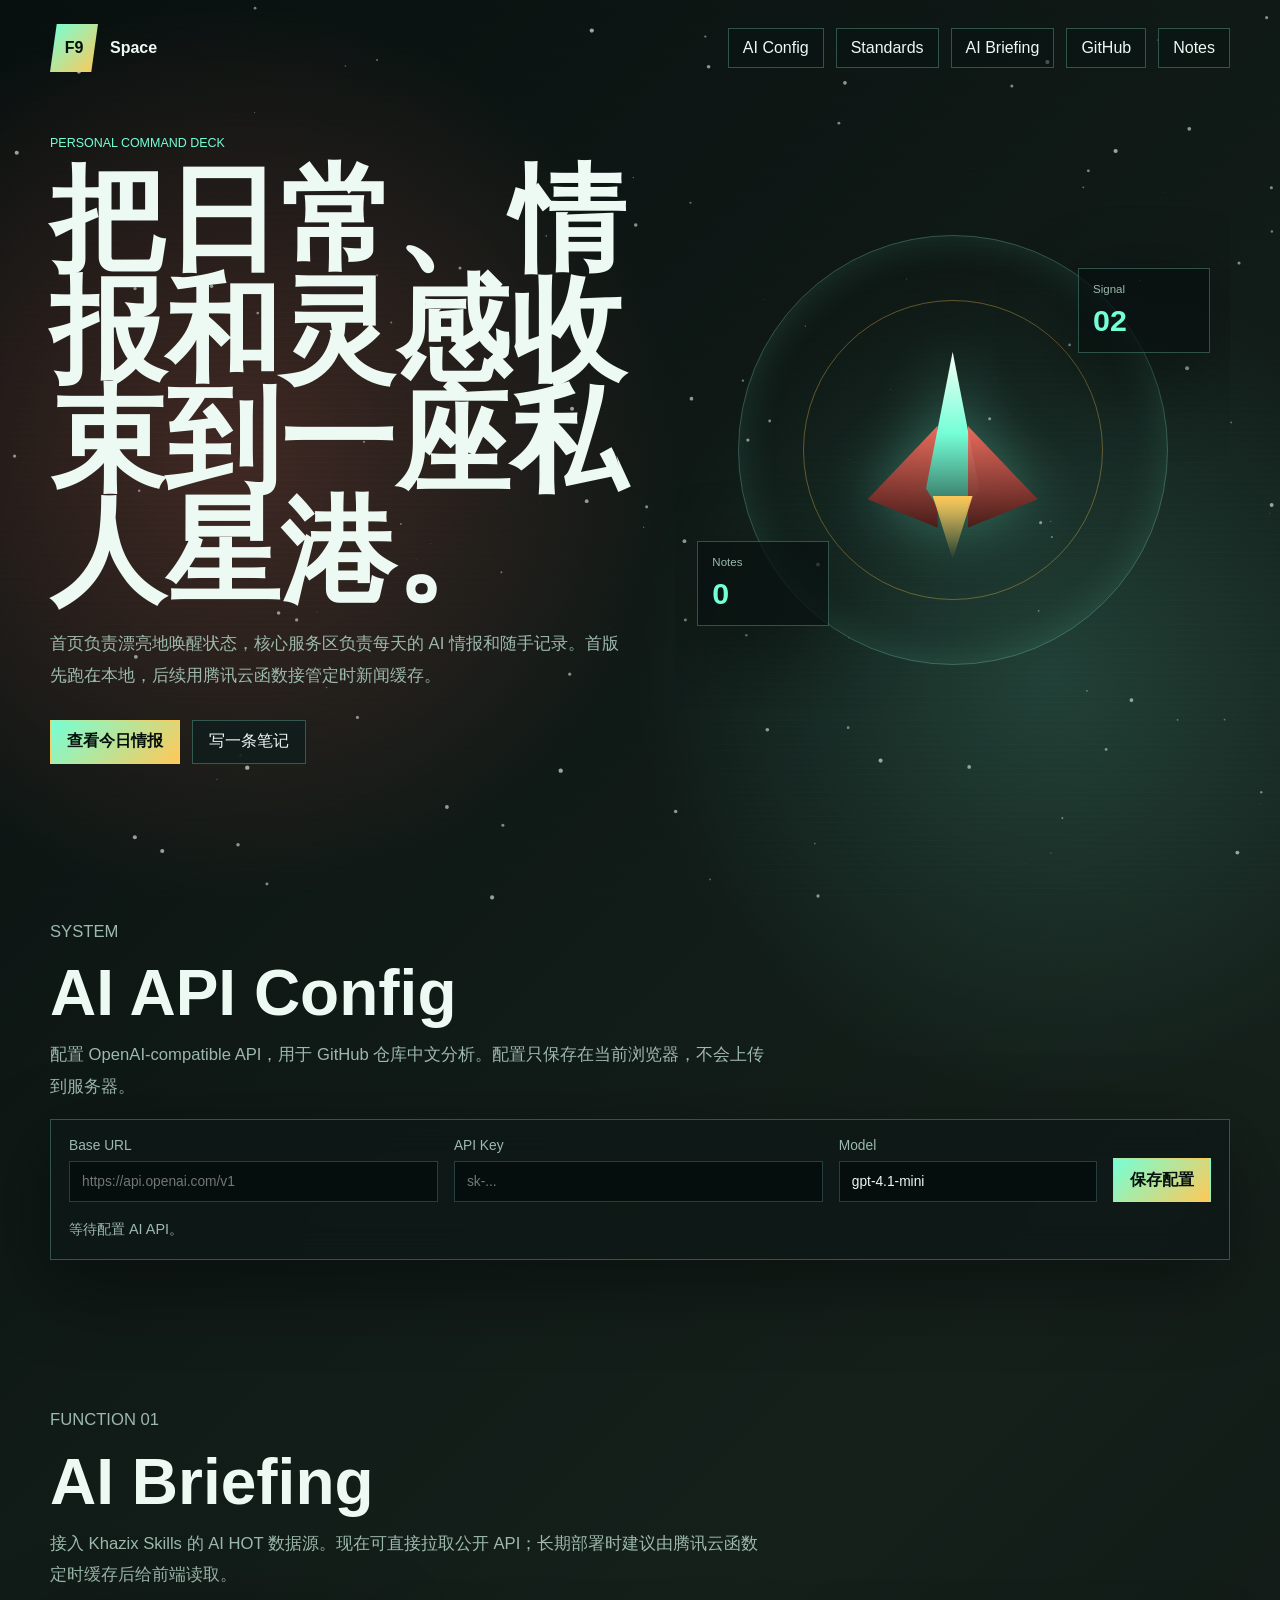
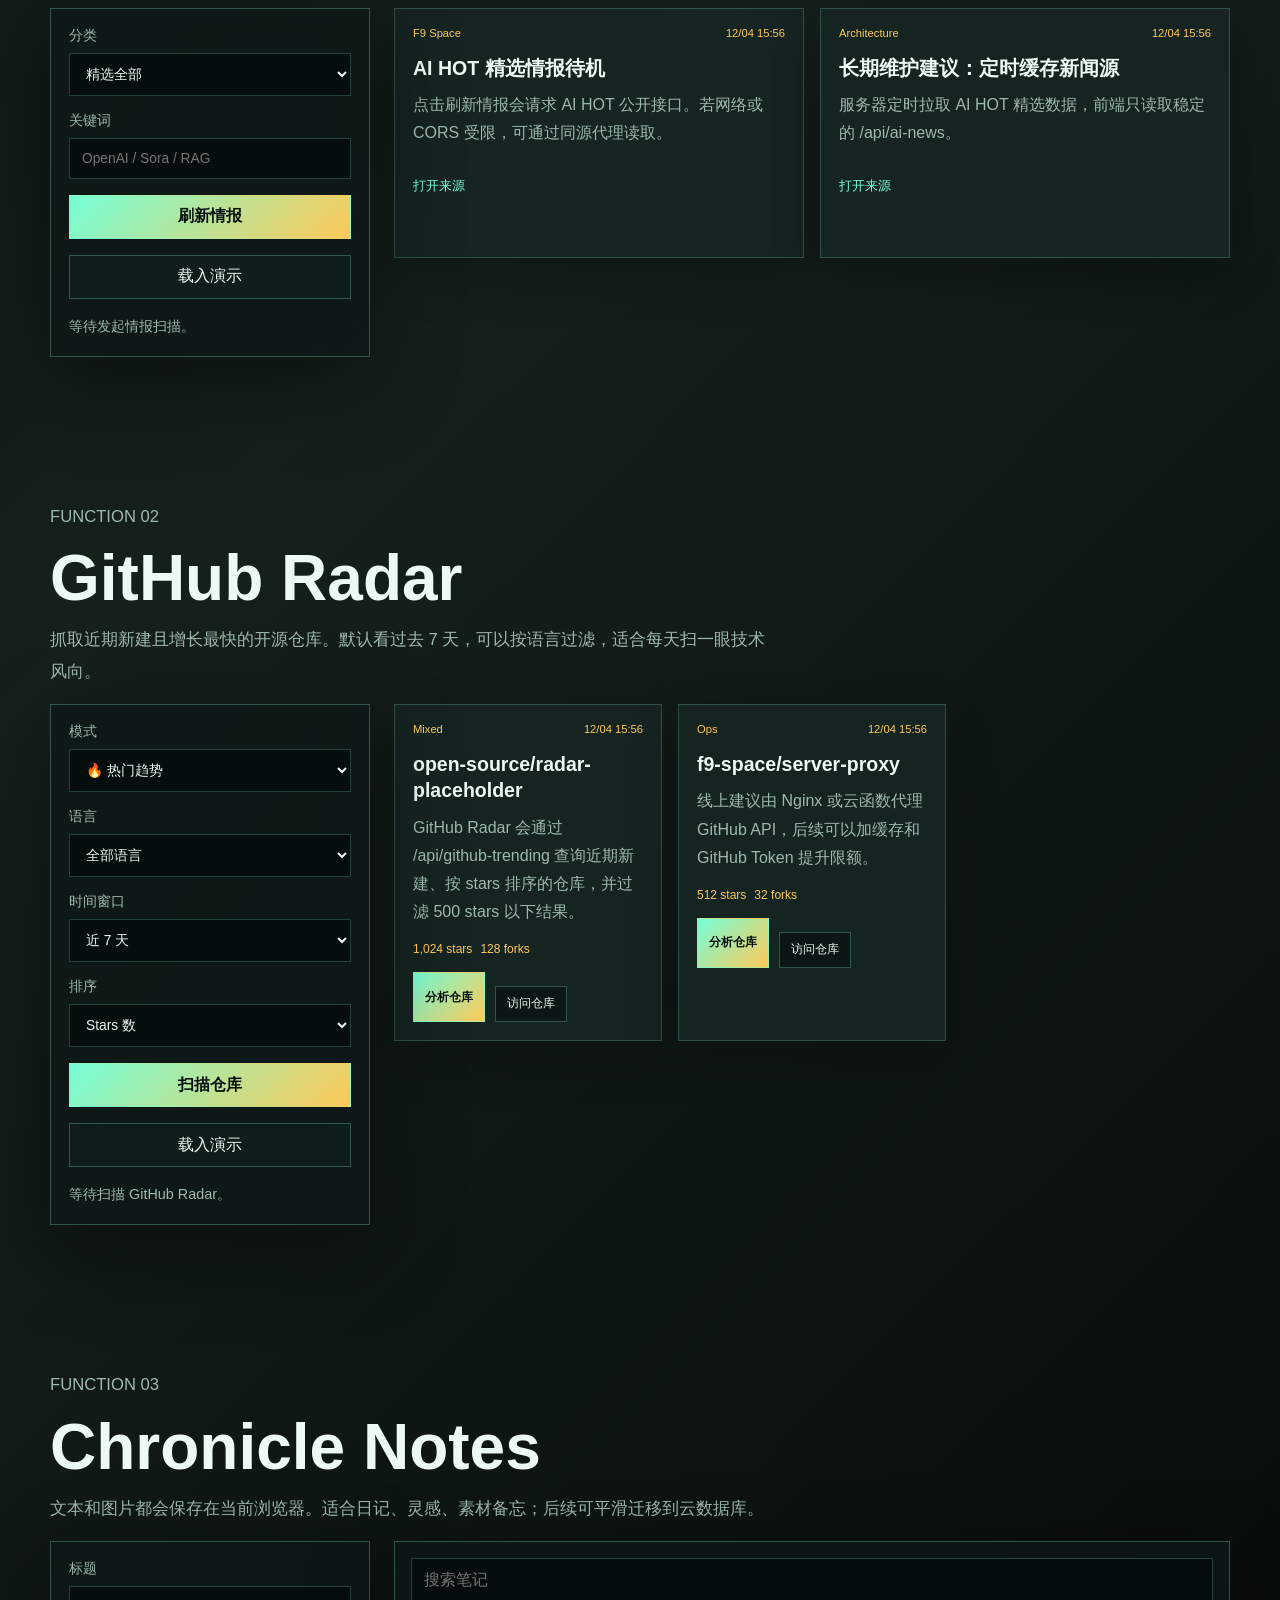
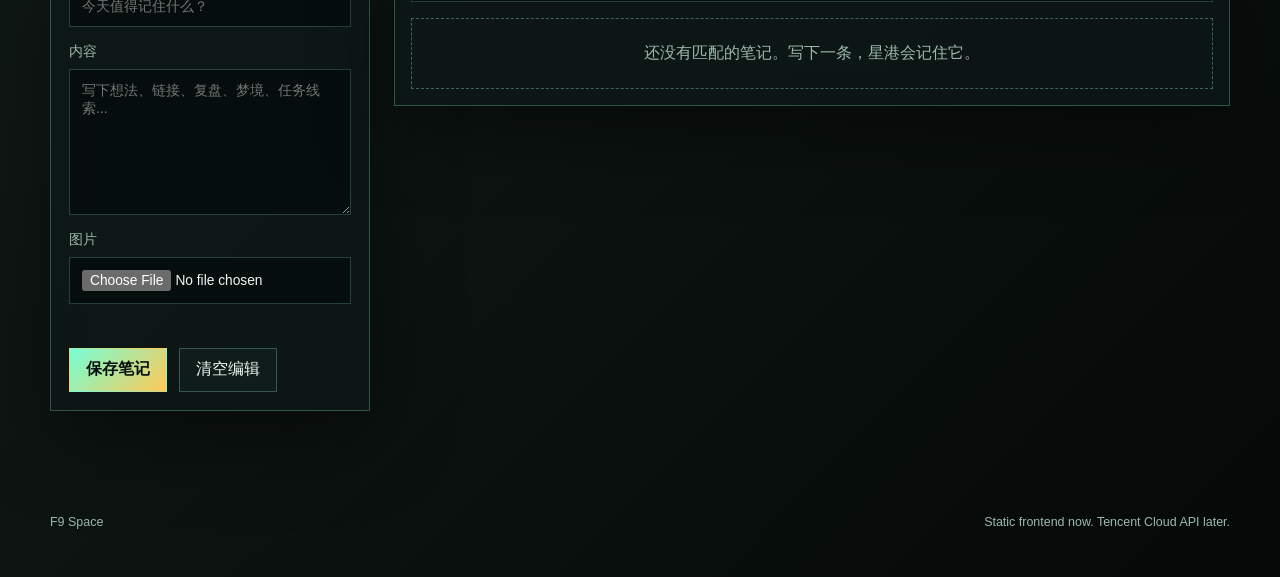
<file: index.html>
<!doctype html>
<html lang="zh-CN">
<head>
  <meta charset="utf-8">
  <meta name="viewport" content="width=device-width, initial-scale=1">
  <title>F9 Space | Personal Command Deck</title>
  <link rel="stylesheet" href="assets/styles.css?v=20260526-github-radar">
</head>
<body>
  <canvas id="starfield" aria-hidden="true"></canvas>
  <div class="scanline" aria-hidden="true"></div>

  <header class="shell hero">
    <nav class="topbar" aria-label="Primary">
      <a class="brand" href="#home" aria-label="F9 Space home">
        <span class="brand-mark">F9</span>
        <span>Space</span>
      </a>
      <div class="nav-links">
        <a href="#ai-config">AI Config</a>
        <a href="standards.html">Standards</a>
        <a href="#briefing">AI Briefing</a>
        <a href="#github">GitHub</a>
        <a href="#notes">Notes</a>
      </div>
    </nav>

    <section id="home" class="hero-grid">
      <div class="hero-copy">
        <p class="eyebrow">Personal command deck</p>
        <h1>把日常、情报和灵感收束到一座私人星港。</h1>
        <p class="hero-text">
          首页负责漂亮地唤醒状态，核心服务区负责每天的 AI 情报和随手记录。首版先跑在本地，后续用腾讯云函数接管定时新闻缓存。
        </p>
        <div class="hero-actions">
          <a class="primary-action" href="#briefing">查看今日情报</a>
          <a class="secondary-action" href="#notes">写一条笔记</a>
        </div>
      </div>

      <div class="ship-panel" aria-label="Animated ship status">
        <div class="orbit-ring ring-one"></div>
        <div class="orbit-ring ring-two"></div>
        <div class="core-ship">
          <span class="ship-wing left"></span>
          <span class="ship-body"></span>
          <span class="ship-wing right"></span>
          <span class="ship-flame"></span>
        </div>
        <div class="hud-card hud-one">
          <span>Signal</span>
          <strong id="signalCount">--</strong>
        </div>
        <div class="hud-card hud-two">
          <span>Notes</span>
          <strong id="noteCount">0</strong>
        </div>
      </div>
    </section>
  </header>

  <main>
    <section id="ai-config" class="shell command-section">
      <div class="section-heading">
        <p class="eyebrow">System</p>
        <h2>AI API Config</h2>
        <p>配置 OpenAI-compatible API，用于 GitHub 仓库中文分析。配置只保存在当前浏览器，不会上传到服务器。</p>
      </div>

      <form class="ai-config-panel" id="aiConfigForm">
        <label>
          <span>Base URL</span>
          <input id="aiBaseUrl" type="url" placeholder="https://api.openai.com/v1">
        </label>
        <label>
          <span>API Key</span>
          <input id="aiApiKey" type="password" placeholder="sk-...">
        </label>
        <label>
          <span>Model</span>
          <input id="aiModel" type="text" placeholder="gpt-4.1-mini">
        </label>
        <button type="submit">保存配置</button>
        <p id="aiConfigStatus" class="status-text">等待配置 AI API。</p>
      </form>
    </section>

    <section id="briefing" class="shell command-section">
      <div class="section-heading">
        <p class="eyebrow">Function 01</p>
        <h2>AI Briefing</h2>
        <p>接入 Khazix Skills 的 AI HOT 数据源。现在可直接拉取公开 API；长期部署时建议由腾讯云函数定时缓存后给前端读取。</p>
      </div>

      <div class="briefing-layout">
        <form class="control-panel" id="newsForm">
          <label>
            <span>分类</span>
            <select id="newsCategory">
              <option value="all">精选全部</option>
              <option value="ai-models">模型发布</option>
              <option value="ai-products">产品更新</option>
              <option value="industry">行业动态</option>
              <option value="paper">论文研究</option>
              <option value="tip">技巧观点</option>
            </select>
          </label>
          <label>
            <span>关键词</span>
            <input id="newsQuery" type="search" placeholder="OpenAI / Sora / RAG">
          </label>
          <button type="submit">刷新情报</button>
          <button type="button" id="useDemoNews">载入演示</button>
          <p id="newsStatus" class="status-text">等待发起情报扫描。</p>
        </form>

        <div class="news-grid" id="newsGrid" aria-live="polite"></div>
      </div>
    </section>

    <section id="github" class="shell command-section">
      <div class="section-heading">
        <p class="eyebrow">Function 02</p>
        <h2>GitHub Radar</h2>
        <p>抓取近期新建且增长最快的开源仓库。默认看过去 7 天，可以按语言过滤，适合每天扫一眼技术风向。</p>
      </div>

      <div class="briefing-layout">
        <form class="control-panel" id="githubForm">
          <label>
            <span>模式</span>
            <select id="githubMode">
              <option value="trending">🔥 热门趋势</option>
              <option value="quality">⭐ 优质项目（≥50 stars）</option>
              <option value="new">🆕 最新发布</option>
              <option value="fastest">🚀 增速最快</option>
            </select>
          </label>
          <label>
            <span>语言</span>
            <select id="githubLanguage">
              <option value="all">全部语言</option>
              <option value="JavaScript">JavaScript</option>
              <option value="TypeScript">TypeScript</option>
              <option value="Python">Python</option>
              <option value="Go">Go</option>
              <option value="Rust">Rust</option>
              <option value="C++">C++</option>
              <option value="Java">Java</option>
              <option value="Swift">Swift</option>
              <option value="Kotlin">Kotlin</option>
            </select>
          </label>
          <label>
            <span>时间窗口</span>
            <select id="githubDays">
              <option value="7">近 7 天</option>
              <option value="3">近 3 天</option>
              <option value="14">近 14 天</option>
              <option value="30">近 30 天</option>
            </select>
          </label>
          <label>
            <span>排序</span>
            <select id="githubSort">
              <option value="stars">Stars 数</option>
              <option value="forks">Forks 数</option>
              <option value="updated">最近更新</option>
            </select>
          </label>
          <button type="submit">扫描仓库</button>
          <button type="button" id="useDemoRepos">载入演示</button>
          <p id="githubStatus" class="status-text">等待扫描 GitHub Radar。</p>
        </form>

        <div class="repo-grid" id="repoGrid" aria-live="polite"></div>
      </div>
    </section>

    <section id="notes" class="shell command-section notes-section">
      <div class="section-heading">
        <p class="eyebrow">Function 03</p>
        <h2>Chronicle Notes</h2>
        <p>文本和图片都会保存在当前浏览器。适合日记、灵感、素材备忘；后续可平滑迁移到云数据库。</p>
      </div>

      <div class="notes-layout">
        <form class="note-editor" id="noteForm">
          <input type="hidden" id="noteId">
          <label>
            <span>标题</span>
            <input id="noteTitle" type="text" placeholder="今天值得记住什么？" maxlength="80">
          </label>
          <label>
            <span>内容</span>
            <textarea id="noteBody" rows="8" placeholder="写下想法、链接、复盘、梦境、任务线索..."></textarea>
          </label>
          <label>
            <span>图片</span>
            <input id="noteImage" type="file" accept="image/*">
          </label>
          <div class="preview-wrap" id="imagePreviewWrap" hidden>
            <img id="imagePreview" alt="Note image preview">
            <button type="button" id="clearImage">移除图片</button>
          </div>
          <div class="editor-actions">
            <button type="submit">保存笔记</button>
            <button type="button" id="resetNote">清空编辑</button>
          </div>
        </form>

        <div class="note-list-panel">
          <div class="note-search">
            <input id="noteSearch" type="search" placeholder="搜索笔记">
          </div>
          <div id="noteList" class="note-list" aria-live="polite"></div>
        </div>
      </div>
    </section>
  </main>

  <footer class="shell footer">
    <span>F9 Space</span>
    <span>Static frontend now. Tencent Cloud API later.</span>
  </footer>

  <dialog class="analysis-dialog" id="analysisDialog">
    <div class="dialog-shell">
      <div class="dialog-head">
        <div>
          <p class="eyebrow">Repository analysis</p>
          <h3 id="analysisTitle">仓库分析</h3>
        </div>
        <button type="button" id="closeAnalysis">关闭</button>
      </div>
      <div class="analysis-body" id="analysisBody"></div>
      <div class="dialog-actions">
        <a id="analysisRepoLink" href="#" target="_blank" rel="noreferrer">访问仓库</a>
      </div>
    </div>
  </dialog>

  <script src="assets/app-core.js?v=20260526-ai-config"></script>
  <script src="assets/main.js?v=20260526-ai-config"></script>
</body>
</html>
</file>
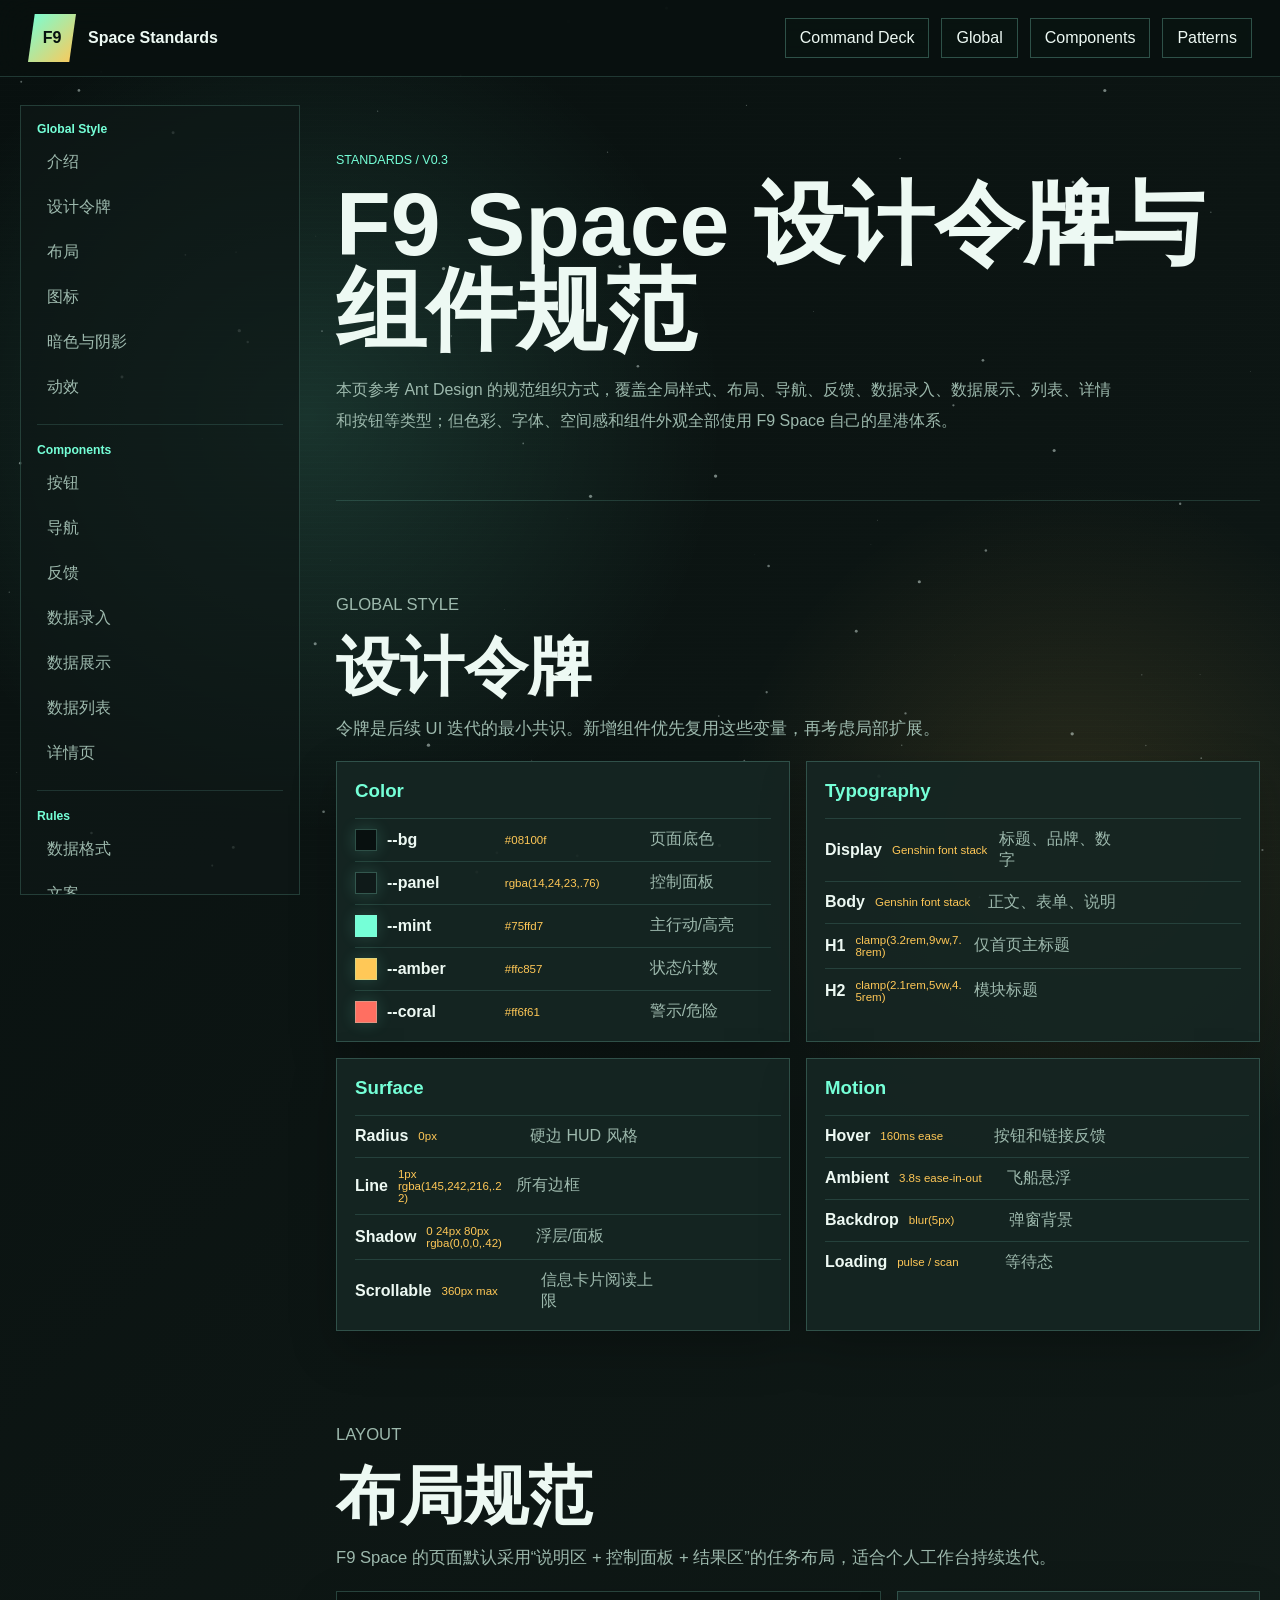
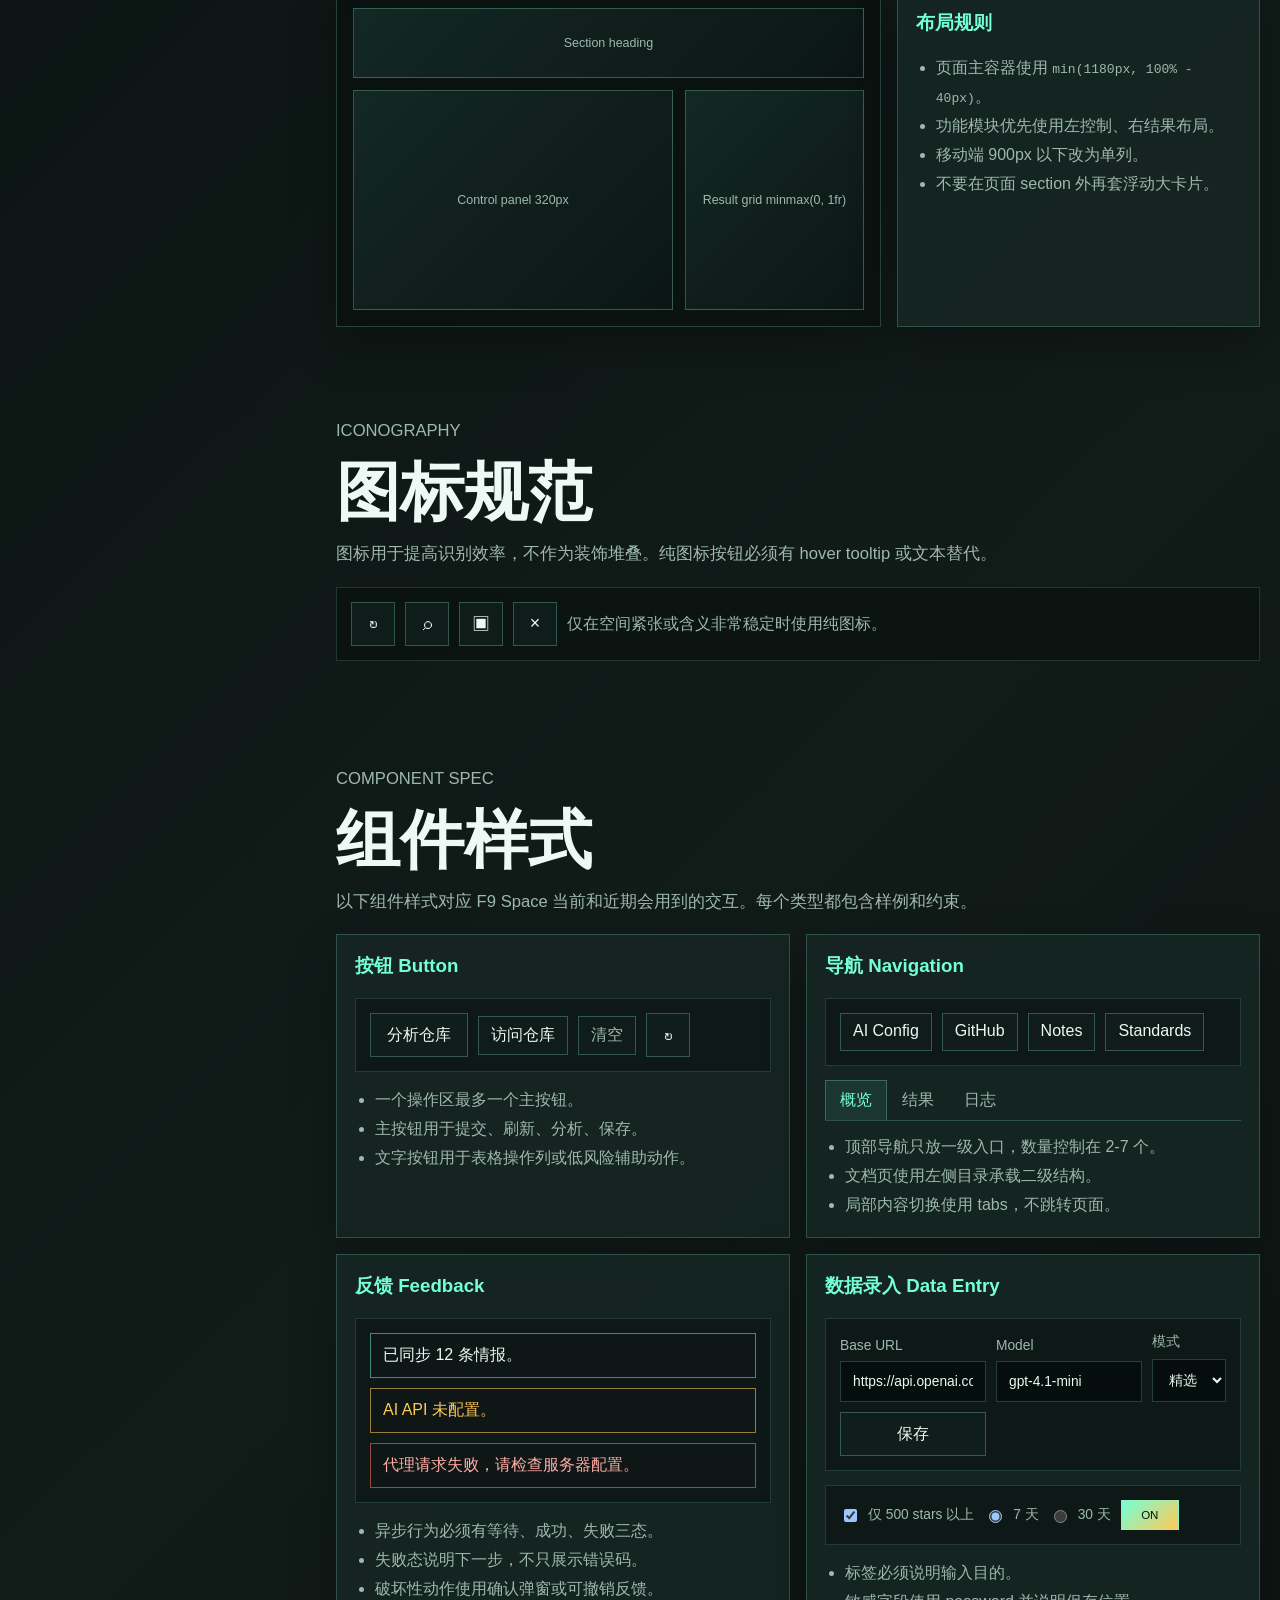
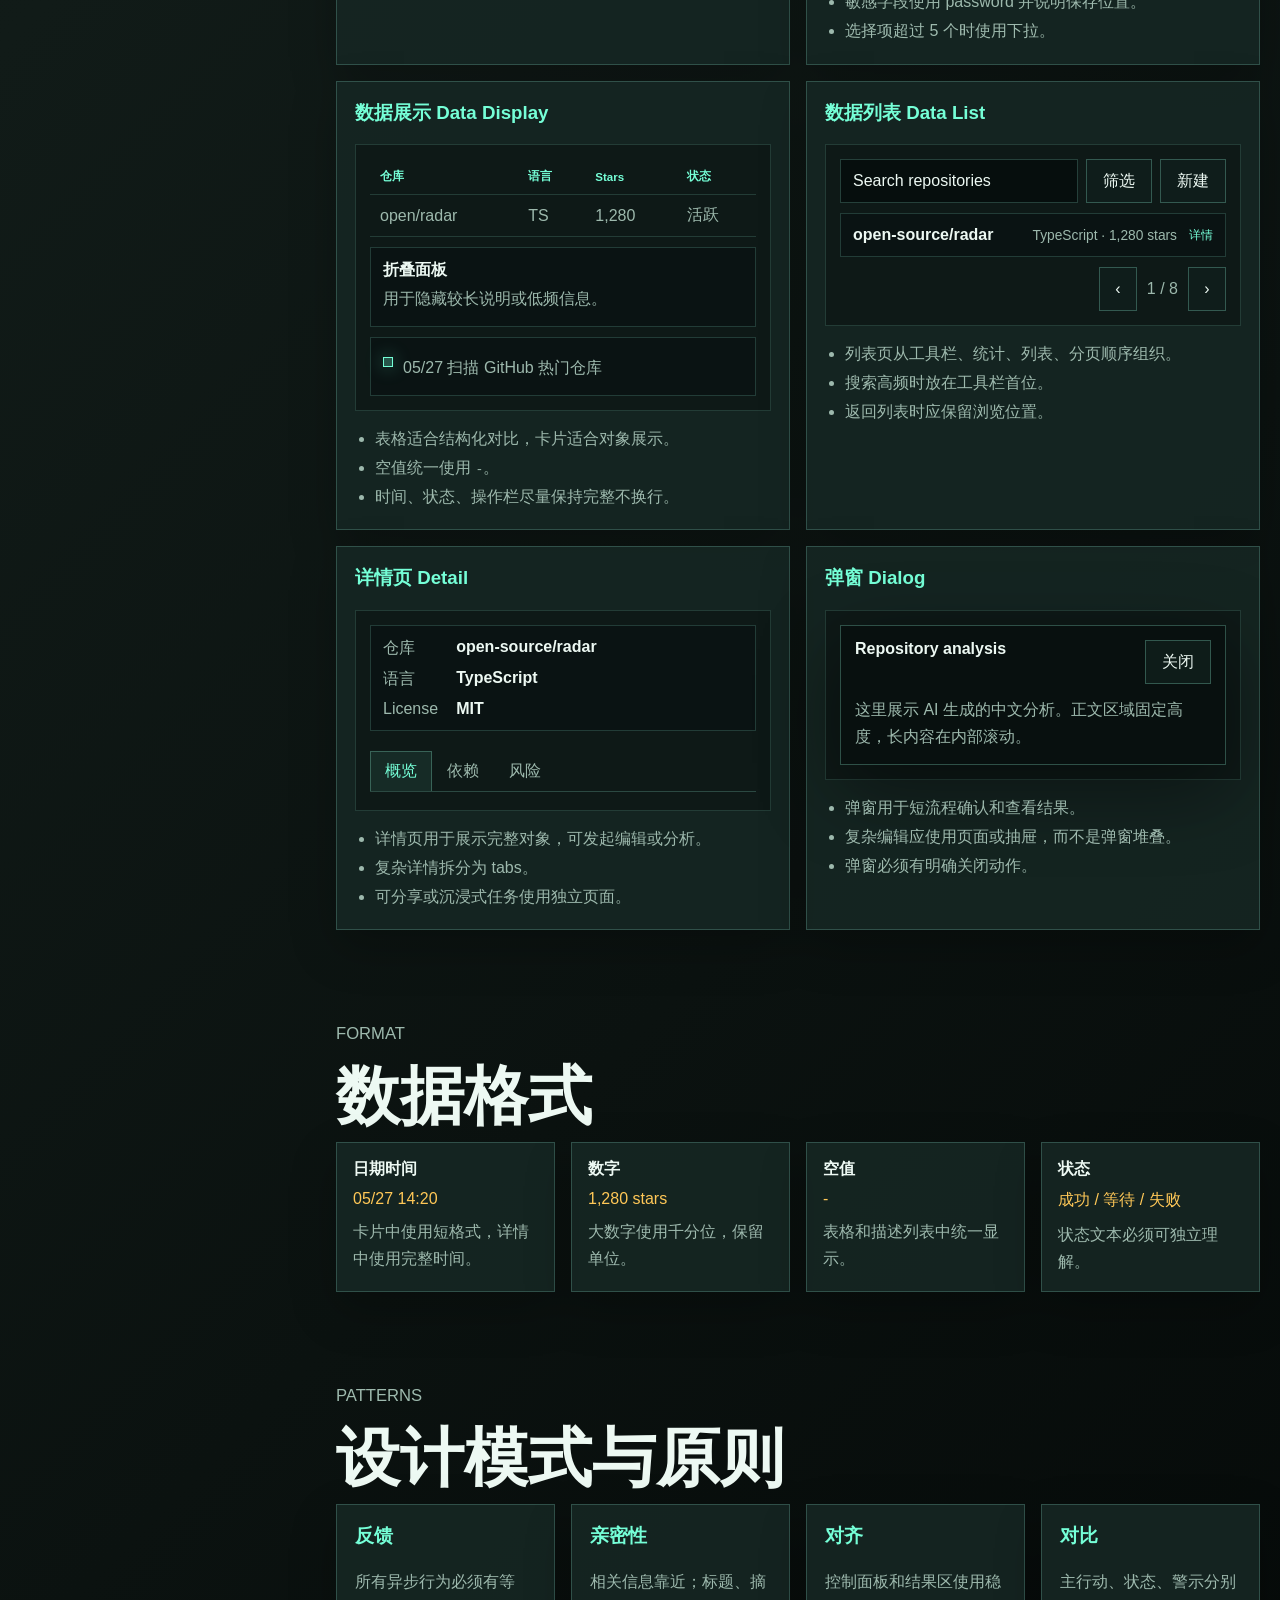
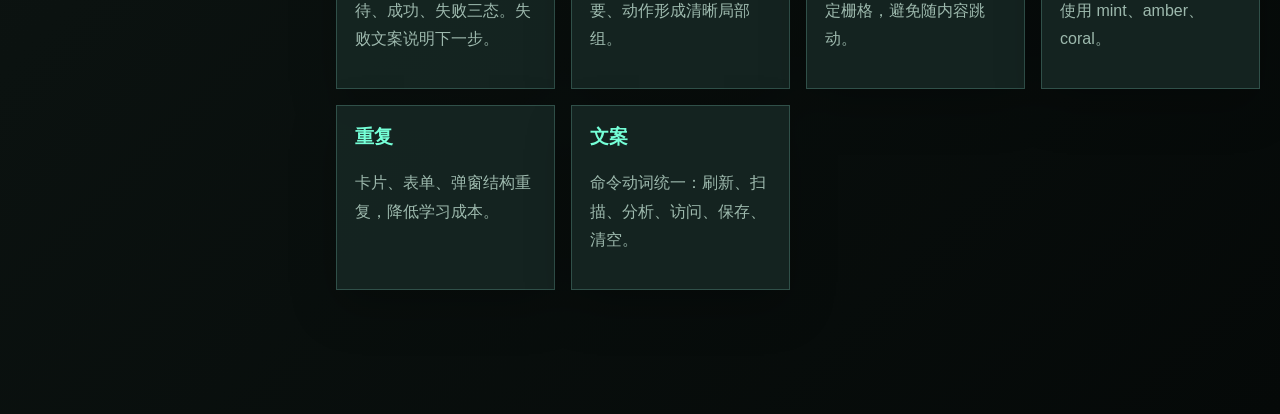
<file: standards.html>
<!doctype html>
<html lang="zh-CN">
<head>
  <meta charset="utf-8">
  <meta name="viewport" content="width=device-width, initial-scale=1">
  <title>F9 Space Standards</title>
  <link rel="stylesheet" href="assets/styles.css?v=20260527-standards-v3">
</head>
<body class="standards-page">
  <canvas id="starfield" aria-hidden="true"></canvas>
  <div class="scanline" aria-hidden="true"></div>

  <header class="standards-topbar">
    <a class="brand" href="index.html">
      <span class="brand-mark">F9</span>
      <span>Space Standards</span>
    </a>
    <nav class="nav-links" aria-label="Standards navigation">
      <a href="index.html">Command Deck</a>
      <a href="#global">Global</a>
      <a href="#components">Components</a>
      <a href="#patterns">Patterns</a>
    </nav>
  </header>

  <div class="standards-shell">
    <aside class="standards-sidebar">
      <div class="sidebar-group">
        <strong>Global Style</strong>
        <a href="#overview">介绍</a>
        <a href="#tokens">设计令牌</a>
        <a href="#layout">布局</a>
        <a href="#iconography">图标</a>
        <a href="#surface">暗色与阴影</a>
        <a href="#motion">动效</a>
      </div>
      <div class="sidebar-group">
        <strong>Components</strong>
        <a href="#buttons">按钮</a>
        <a href="#navigation">导航</a>
        <a href="#feedback">反馈</a>
        <a href="#entry">数据录入</a>
        <a href="#display">数据展示</a>
        <a href="#list">数据列表</a>
        <a href="#detail">详情页</a>
      </div>
      <div class="sidebar-group">
        <strong>Rules</strong>
        <a href="#format">数据格式</a>
        <a href="#writing">文案</a>
        <a href="#principles">设计原则</a>
      </div>
    </aside>

    <main class="standards-content">
      <section id="overview" class="standards-hero">
        <p class="eyebrow">Standards / v0.3</p>
        <h1>F9 Space 设计令牌与组件规范</h1>
        <p>本页参考 Ant Design 的规范组织方式，覆盖全局样式、布局、导航、反馈、数据录入、数据展示、列表、详情和按钮等类型；但色彩、字体、空间感和组件外观全部使用 F9 Space 自己的星港体系。</p>
      </section>

      <section id="global" class="standards-section">
        <span id="tokens" class="anchor-target" aria-hidden="true"></span>
        <div class="section-heading">
          <p class="eyebrow">Global Style</p>
          <h2>设计令牌</h2>
          <p>令牌是后续 UI 迭代的最小共识。新增组件优先复用这些变量，再考虑局部扩展。</p>
        </div>
        <div class="token-layout">
          <article id="color" class="token-panel">
            <h3>Color</h3>
            <div class="token-list">
              <div class="token-row"><span class="swatch bg"></span><strong>--bg</strong><code>#08100f</code><em>页面底色</em></div>
              <div class="token-row"><span class="swatch panel"></span><strong>--panel</strong><code>rgba(14,24,23,.76)</code><em>控制面板</em></div>
              <div class="token-row"><span class="swatch mint"></span><strong>--mint</strong><code>#75ffd7</code><em>主行动/高亮</em></div>
              <div class="token-row"><span class="swatch amber"></span><strong>--amber</strong><code>#ffc857</code><em>状态/计数</em></div>
              <div class="token-row"><span class="swatch coral"></span><strong>--coral</strong><code>#ff6f61</code><em>警示/危险</em></div>
            </div>
          </article>

          <article id="typography" class="token-panel">
            <h3>Typography</h3>
            <div class="token-list">
              <div class="token-row"><strong>Display</strong><code>Genshin font stack</code><em>标题、品牌、数字</em></div>
              <div class="token-row"><strong>Body</strong><code>Genshin font stack</code><em>正文、表单、说明</em></div>
              <div class="token-row"><strong>H1</strong><code>clamp(3.2rem,9vw,7.8rem)</code><em>仅首页主标题</em></div>
              <div class="token-row"><strong>H2</strong><code>clamp(2.1rem,5vw,4.5rem)</code><em>模块标题</em></div>
            </div>
          </article>

          <article id="surface" class="token-panel">
            <h3>Surface</h3>
            <div class="token-list">
              <div class="token-row"><strong>Radius</strong><code>0px</code><em>硬边 HUD 风格</em></div>
              <div class="token-row"><strong>Line</strong><code>1px rgba(145,242,216,.22)</code><em>所有边框</em></div>
              <div class="token-row"><strong>Shadow</strong><code>0 24px 80px rgba(0,0,0,.42)</code><em>浮层/面板</em></div>
              <div class="token-row"><strong>Scrollable</strong><code>360px max</code><em>信息卡片阅读上限</em></div>
            </div>
          </article>

          <article id="motion" class="token-panel">
            <h3>Motion</h3>
            <div class="token-list">
              <div class="token-row"><strong>Hover</strong><code>160ms ease</code><em>按钮和链接反馈</em></div>
              <div class="token-row"><strong>Ambient</strong><code>3.8s ease-in-out</code><em>飞船悬浮</em></div>
              <div class="token-row"><strong>Backdrop</strong><code>blur(5px)</code><em>弹窗背景</em></div>
              <div class="token-row"><strong>Loading</strong><code>pulse / scan</code><em>等待态</em></div>
            </div>
          </article>
        </div>
      </section>

      <section id="layout" class="standards-section">
        <div class="section-heading">
          <p class="eyebrow">Layout</p>
          <h2>布局规范</h2>
          <p>F9 Space 的页面默认采用“说明区 + 控制面板 + 结果区”的任务布局，适合个人工作台持续迭代。</p>
        </div>
        <div class="spec-demo-grid">
          <article class="layout-demo">
            <div class="demo-block wide">Section heading</div>
            <div class="demo-block side">Control panel 320px</div>
            <div class="demo-block main">Result grid minmax(0, 1fr)</div>
          </article>
          <article class="component-spec">
            <h3>布局规则</h3>
            <ul>
              <li>页面主容器使用 <code>min(1180px, 100% - 40px)</code>。</li>
              <li>功能模块优先使用左控制、右结果布局。</li>
              <li>移动端 900px 以下改为单列。</li>
              <li>不要在页面 section 外再套浮动大卡片。</li>
            </ul>
          </article>
        </div>
      </section>

      <section id="iconography" class="standards-section">
        <div class="section-heading">
          <p class="eyebrow">Iconography</p>
          <h2>图标规范</h2>
          <p>图标用于提高识别效率，不作为装饰堆叠。纯图标按钮必须有 hover tooltip 或文本替代。</p>
        </div>
        <div class="component-demo icon-demo">
          <button type="button" aria-label="刷新">↻</button>
          <button type="button" aria-label="搜索">⌕</button>
          <button type="button" aria-label="保存">▣</button>
          <button type="button" aria-label="关闭">×</button>
          <span>仅在空间紧张或含义非常稳定时使用纯图标。</span>
        </div>
      </section>

      <section id="components" class="standards-section">
        <div class="section-heading">
          <p class="eyebrow">Component Spec</p>
          <h2>组件样式</h2>
          <p>以下组件样式对应 F9 Space 当前和近期会用到的交互。每个类型都包含样例和约束。</p>
        </div>

        <div class="component-grid">
          <article id="buttons" class="component-spec">
            <h3>按钮 Button</h3>
            <div class="component-demo">
              <button type="button">分析仓库</button>
              <a class="demo-secondary" href="#">访问仓库</a>
              <button class="demo-quiet" type="button">清空</button>
              <button class="demo-icon" type="button" aria-label="刷新">↻</button>
            </div>
            <ul>
              <li>一个操作区最多一个主按钮。</li>
              <li>主按钮用于提交、刷新、分析、保存。</li>
              <li>文字按钮用于表格操作列或低风险辅助动作。</li>
            </ul>
          </article>

          <article id="navigation" class="component-spec">
            <h3>导航 Navigation</h3>
            <div class="component-demo demo-nav">
              <a href="#">AI Config</a>
              <a href="#">GitHub</a>
              <a href="#">Notes</a>
              <a href="#">Standards</a>
            </div>
            <div class="demo-tabs"><span class="active">概览</span><span>结果</span><span>日志</span></div>
            <ul>
              <li>顶部导航只放一级入口，数量控制在 2-7 个。</li>
              <li>文档页使用左侧目录承载二级结构。</li>
              <li>局部内容切换使用 tabs，不跳转页面。</li>
            </ul>
          </article>

          <article id="feedback" class="component-spec">
            <h3>反馈 Feedback</h3>
            <div class="component-demo demo-feedback">
              <div class="demo-alert success">已同步 12 条情报。</div>
              <div class="demo-alert warning">AI API 未配置。</div>
              <div class="demo-alert error">代理请求失败，请检查服务器配置。</div>
            </div>
            <ul>
              <li>异步行为必须有等待、成功、失败三态。</li>
              <li>失败态说明下一步，不只展示错误码。</li>
              <li>破坏性动作使用确认弹窗或可撤销反馈。</li>
            </ul>
          </article>

          <article id="entry" class="component-spec">
            <h3>数据录入 Data Entry</h3>
            <div class="component-demo demo-form">
              <label><span>Base URL</span><input type="url" value="https://api.openai.com/v1"></label>
              <label><span>Model</span><input type="text" value="gpt-4.1-mini"></label>
              <label><span>模式</span><select><option>精选</option><option>全部</option></select></label>
              <button type="button">保存</button>
            </div>
            <div class="component-demo compact-controls">
              <label><input type="checkbox" checked> 仅 500 stars 以上</label>
              <label><input type="radio" name="window" checked> 7 天</label>
              <label><input type="radio" name="window"> 30 天</label>
              <span class="demo-switch">ON</span>
            </div>
            <ul>
              <li>标签必须说明输入目的。</li>
              <li>敏感字段使用 password 并说明保存位置。</li>
              <li>选择项超过 5 个时使用下拉。</li>
            </ul>
          </article>

          <article id="display" class="component-spec">
            <h3>数据展示 Data Display</h3>
            <div class="component-demo display-stack">
              <table class="demo-table">
                <thead><tr><th>仓库</th><th>语言</th><th>Stars</th><th>状态</th></tr></thead>
                <tbody><tr><td>open/radar</td><td>TS</td><td>1,280</td><td>活跃</td></tr></tbody>
              </table>
              <div class="demo-collapse"><strong>折叠面板</strong><p>用于隐藏较长说明或低频信息。</p></div>
              <div class="demo-timeline"><span></span><p>05/27 扫描 GitHub 热门仓库</p></div>
            </div>
            <ul>
              <li>表格适合结构化对比，卡片适合对象展示。</li>
              <li>空值统一使用 <code>-</code>。</li>
              <li>时间、状态、操作栏尽量保持完整不换行。</li>
            </ul>
          </article>

          <article id="list" class="component-spec">
            <h3>数据列表 Data List</h3>
            <div class="component-demo display-stack">
              <div class="demo-toolbar"><input value="Search repositories"><button type="button">筛选</button><button type="button">新建</button></div>
              <div class="demo-list-row"><strong>open-source/radar</strong><span>TypeScript · 1,280 stars</span><a href="#">详情</a></div>
              <div class="demo-pagination"><button type="button">‹</button><span>1 / 8</span><button type="button">›</button></div>
            </div>
            <ul>
              <li>列表页从工具栏、统计、列表、分页顺序组织。</li>
              <li>搜索高频时放在工具栏首位。</li>
              <li>返回列表时应保留浏览位置。</li>
            </ul>
          </article>

          <article id="detail" class="component-spec">
            <h3>详情页 Detail</h3>
            <div class="component-demo display-stack">
              <div class="demo-description"><span>仓库</span><strong>open-source/radar</strong><span>语言</span><strong>TypeScript</strong><span>License</span><strong>MIT</strong></div>
              <div class="demo-tabs"><span class="active">概览</span><span>依赖</span><span>风险</span></div>
            </div>
            <ul>
              <li>详情页用于展示完整对象，可发起编辑或分析。</li>
              <li>复杂详情拆分为 tabs。</li>
              <li>可分享或沉浸式任务使用独立页面。</li>
            </ul>
          </article>

          <article id="dialogs" class="component-spec">
            <h3>弹窗 Dialog</h3>
            <div class="component-demo">
              <div class="demo-dialog">
                <div class="dialog-head"><strong>Repository analysis</strong><button type="button">关闭</button></div>
                <p>这里展示 AI 生成的中文分析。正文区域固定高度，长内容在内部滚动。</p>
              </div>
            </div>
            <ul>
              <li>弹窗用于短流程确认和查看结果。</li>
              <li>复杂编辑应使用页面或抽屉，而不是弹窗堆叠。</li>
              <li>弹窗必须有明确关闭动作。</li>
            </ul>
          </article>
        </div>
      </section>

      <section id="format" class="standards-section">
        <div class="section-heading">
          <p class="eyebrow">Format</p>
          <h2>数据格式</h2>
        </div>
        <div class="format-grid">
          <div><strong>日期时间</strong><code>05/27 14:20</code><p>卡片中使用短格式，详情中使用完整时间。</p></div>
          <div><strong>数字</strong><code>1,280 stars</code><p>大数字使用千分位，保留单位。</p></div>
          <div><strong>空值</strong><code>-</code><p>表格和描述列表中统一显示。</p></div>
          <div><strong>状态</strong><code>成功 / 等待 / 失败</code><p>状态文本必须可独立理解。</p></div>
        </div>
      </section>

      <section id="patterns" class="standards-section">
        <div class="section-heading">
          <p class="eyebrow">Patterns</p>
          <h2>设计模式与原则</h2>
        </div>
        <div class="pattern-list">
          <article id="principles"><h3>反馈</h3><p>所有异步行为必须有等待、成功、失败三态。失败文案说明下一步。</p></article>
          <article><h3>亲密性</h3><p>相关信息靠近；标题、摘要、动作形成清晰局部组。</p></article>
          <article><h3>对齐</h3><p>控制面板和结果区使用稳定栅格，避免随内容跳动。</p></article>
          <article><h3>对比</h3><p>主行动、状态、警示分别使用 mint、amber、coral。</p></article>
          <article><h3>重复</h3><p>卡片、表单、弹窗结构重复，降低学习成本。</p></article>
          <article id="writing"><h3>文案</h3><p>命令动词统一：刷新、扫描、分析、访问、保存、清空。</p></article>
        </div>
      </section>
    </main>
  </div>

  <script src="assets/standards.js?v=20260527-standards-v3"></script>
</body>
</html>
</file>
<file: assets/styles.css>
:root {
  color-scheme: dark;
  --bg: #08100f;
  --panel: rgba(14, 24, 23, 0.76);
  --panel-strong: rgba(22, 38, 35, 0.94);
  --line: rgba(145, 242, 216, 0.28);
  --text: #edf9f3;
  --muted: #9db9ad;
  --mint: #75ffd7;
  --amber: #ffc857;
  --coral: #ff6f61;
  --ink: #06110f;
  --shadow: 0 24px 80px rgba(0, 0, 0, 0.42);
  --font-display: "SDK_SC_Web", "Genshin Impact", "HYWenHei 85W", "HYWenHei-85W", "Hanyi WenHei 85W", "PingFang SC", "Microsoft YaHei", sans-serif;
  --font-body: "SDK_SC_Web", "Genshin Impact", "HYWenHei 65W", "HYWenHei-65W", "Hanyi WenHei 65W", "PingFang SC", "Microsoft YaHei", sans-serif;
}

* {
  box-sizing: border-box;
}

[hidden] {
  display: none !important;
}

html {
  scroll-behavior: smooth;
}

body {
  min-height: 100vh;
  margin: 0;
  color: var(--text);
  font-family: var(--font-body);
  background:
    radial-gradient(circle at 18% 12%, rgba(255, 111, 97, 0.22), transparent 28rem),
    radial-gradient(circle at 82% 18%, rgba(117, 255, 215, 0.16), transparent 26rem),
    linear-gradient(135deg, #08100f 0%, #15201b 46%, #050908 100%);
}

button,
input,
select,
textarea {
  font: inherit;
}

a {
  color: inherit;
  text-decoration: none;
}

#starfield {
  position: fixed;
  inset: 0;
  z-index: -2;
  width: 100vw;
  height: 100vh;
}

.scanline {
  position: fixed;
  inset: 0;
  z-index: -1;
  pointer-events: none;
  background-image: linear-gradient(rgba(255, 255, 255, 0.035) 1px, transparent 1px);
  background-size: 100% 6px;
  mix-blend-mode: overlay;
}

.shell {
  width: min(1180px, calc(100% - 40px));
  margin: 0 auto;
}

.hero {
  min-height: 92vh;
  display: flex;
  flex-direction: column;
}

.topbar {
  display: flex;
  align-items: center;
  justify-content: space-between;
  padding: 24px 0;
}

.brand {
  display: inline-flex;
  align-items: center;
  gap: 12px;
  font-family: var(--font-display);
  font-weight: 800;
  letter-spacing: 0;
}

.brand-mark {
  display: grid;
  width: 48px;
  height: 48px;
  place-items: center;
  color: var(--ink);
  background: linear-gradient(135deg, var(--mint), var(--amber));
  clip-path: polygon(14% 0, 100% 0, 86% 100%, 0 100%);
}

.nav-links {
  display: flex;
  gap: 12px;
}

.nav-links a {
  border: 1px solid var(--line);
  padding: 10px 14px;
  background: rgba(10, 22, 19, 0.58);
}

.hero-grid {
  flex: 1;
  display: grid;
  grid-template-columns: minmax(0, 1.02fr) minmax(320px, 0.98fr);
  gap: 48px;
  align-items: center;
  padding: 40px 0 80px;
}

.eyebrow {
  margin: 0 0 14px;
  color: var(--mint);
  font-family: var(--font-display);
  font-size: 0.78rem;
  text-transform: uppercase;
}

h1,
h2,
h3,
p {
  margin-top: 0;
}

h1 {
  max-width: 780px;
  margin-bottom: 22px;
  font-size: clamp(3.2rem, 9vw, 7.8rem);
  line-height: 0.96;
  letter-spacing: 0;
}

h2 {
  margin-bottom: 14px;
  font-size: clamp(2.1rem, 5vw, 4.5rem);
  line-height: 1;
}

.hero-text,
.section-heading p {
  max-width: 720px;
  color: var(--muted);
  font-size: 1.04rem;
  line-height: 1.9;
}

.hero-actions,
.editor-actions {
  display: flex;
  flex-wrap: wrap;
  gap: 12px;
  margin-top: 28px;
}

.primary-action,
.secondary-action,
button {
  min-height: 44px;
  border: 1px solid var(--line);
  padding: 10px 16px;
  color: var(--text);
  background: rgba(16, 30, 28, 0.84);
  cursor: pointer;
  transition: transform 160ms ease, border-color 160ms ease, background 160ms ease;
}

.primary-action,
button[type="submit"] {
  color: var(--ink);
  border-color: transparent;
  background: linear-gradient(135deg, var(--mint), var(--amber));
  font-weight: 700;
}

.primary-action:hover,
.secondary-action:hover,
button:hover {
  transform: translateY(-2px);
  border-color: rgba(117, 255, 215, 0.8);
}

.ship-panel {
  position: relative;
  min-height: 520px;
  display: grid;
  place-items: center;
  overflow: hidden;
}

.orbit-ring {
  position: absolute;
  border: 1px solid var(--line);
  border-radius: 50%;
  animation: spin 12s linear infinite;
}

.ring-one {
  width: 430px;
  height: 430px;
  box-shadow: inset 0 0 40px rgba(117, 255, 215, 0.14);
}

.ring-two {
  width: 300px;
  height: 300px;
  border-color: rgba(255, 200, 87, 0.34);
  animation-direction: reverse;
}

.core-ship {
  position: relative;
  width: 170px;
  height: 220px;
  filter: drop-shadow(0 0 30px rgba(117, 255, 215, 0.36));
  animation: float 3.8s ease-in-out infinite;
}

.ship-body {
  position: absolute;
  inset: 12px 48px 28px;
  background: linear-gradient(180deg, #f8fff7, #75ffd7 45%, #1f4037);
  clip-path: polygon(50% 0, 86% 76%, 50% 100%, 14% 76%);
}

.ship-wing {
  position: absolute;
  top: 86px;
  width: 70px;
  height: 102px;
  background: linear-gradient(180deg, var(--coral), #4d1714);
  opacity: 0.9;
}

.ship-wing.left {
  left: 0;
  clip-path: polygon(100% 0, 100% 100%, 0 72%);
}

.ship-wing.right {
  right: 0;
  clip-path: polygon(0 0, 100% 72%, 0 100%);
}

.ship-flame {
  position: absolute;
  left: 65px;
  bottom: 0;
  width: 40px;
  height: 64px;
  background: linear-gradient(180deg, var(--amber), transparent);
  clip-path: polygon(50% 100%, 0 0, 100% 0);
  animation: flame 240ms ease-in-out infinite alternate;
}

.hud-card {
  position: absolute;
  min-width: 132px;
  border: 1px solid var(--line);
  padding: 14px;
  background: rgba(8, 16, 15, 0.72);
  box-shadow: var(--shadow);
}

.hud-card span {
  display: block;
  color: var(--muted);
  font-family: var(--font-display);
  font-size: 0.72rem;
}

.hud-card strong {
  display: block;
  margin-top: 8px;
  color: var(--mint);
  font-family: var(--font-display);
  font-size: 1.9rem;
}

.hud-one {
  top: 78px;
  right: 20px;
}

.hud-two {
  bottom: 84px;
  left: 22px;
}

.command-section {
  padding: 72px 0;
}

.briefing-layout,
.notes-layout {
  display: grid;
  grid-template-columns: 320px minmax(0, 1fr);
  gap: 24px;
  align-items: start;
}

.control-panel,
.ai-config-panel,
.note-editor,
.note-list-panel {
  border: 1px solid var(--line);
  background: var(--panel);
  box-shadow: var(--shadow);
  backdrop-filter: blur(18px);
}

.control-panel,
.ai-config-panel,
.note-editor {
  position: sticky;
  top: 18px;
  display: grid;
  gap: 16px;
  padding: 18px;
}

.ai-config-panel {
  position: static;
  grid-template-columns: minmax(180px, 1fr) minmax(180px, 1fr) minmax(160px, 0.7fr) auto;
  align-items: end;
}

.ai-config-panel .status-text {
  grid-column: 1 / -1;
}

label {
  display: grid;
  gap: 8px;
  color: var(--muted);
  font-size: 0.86rem;
}

input,
select,
textarea {
  width: 100%;
  border: 1px solid rgba(145, 242, 216, 0.22);
  color: var(--text);
  background: rgba(5, 12, 11, 0.78);
  padding: 12px;
  outline: none;
}

textarea {
  resize: vertical;
}

input:focus,
select:focus,
textarea:focus {
  border-color: var(--mint);
}

.status-text {
  margin: 0;
  color: var(--muted);
  font-size: 0.9rem;
  line-height: 1.6;
}

.news-grid {
  display: grid;
  grid-template-columns: repeat(2, minmax(0, 1fr));
  gap: 16px;
}

.repo-grid {
  display: grid;
  grid-template-columns: repeat(3, minmax(0, 1fr));
  gap: 16px;
}

.token-layout {
  display: grid;
  grid-template-columns: repeat(2, minmax(0, 1fr));
  gap: 16px;
}

.token-panel {
  border: 1px solid rgba(145, 242, 216, 0.22);
  background: var(--panel-strong);
  box-shadow: 0 18px 44px rgba(0, 0, 0, 0.24);
  padding: 18px;
}

.token-panel h3 {
  margin-bottom: 16px;
  color: var(--mint);
  font-family: var(--font-display);
}

.token-list {
  display: grid;
  gap: 10px;
}

.token-row {
  display: grid;
  grid-template-columns: auto minmax(90px, 0.8fr) minmax(120px, 1fr) minmax(110px, 0.9fr);
  gap: 10px;
  align-items: center;
  border-top: 1px solid rgba(145, 242, 216, 0.14);
  padding-top: 10px;
  color: var(--muted);
}

.token-row strong {
  color: var(--text);
}

.token-row code {
  color: var(--amber);
  font-family: var(--font-display);
  font-size: 0.72rem;
  overflow-wrap: anywhere;
  white-space: normal;
}

.token-row em {
  font-style: normal;
}

.swatch {
  width: 22px;
  height: 22px;
  border: 1px solid var(--line);
  box-shadow: 0 0 16px rgba(117, 255, 215, 0.18);
}

.swatch.bg { background: var(--bg); }
.swatch.panel { background: var(--panel); }
.swatch.mint { background: var(--mint); }
.swatch.amber { background: var(--amber); }
.swatch.coral { background: var(--coral); }

.news-card,
.repo-card,
.note-card {
  border: 1px solid rgba(145, 242, 216, 0.22);
  background: var(--panel-strong);
  box-shadow: 0 18px 44px rgba(0, 0, 0, 0.24);
}

.news-card,
.repo-card {
  min-height: 250px;
  max-height: 360px;
  overflow-y: auto;
  padding: 18px;
  scrollbar-color: rgba(117, 255, 215, 0.5) rgba(5, 12, 11, 0.5);
}

.card-meta {
  display: flex;
  justify-content: space-between;
  gap: 12px;
  color: var(--amber);
  font-family: var(--font-display);
  font-size: 0.7rem;
}

.news-card h3,
.repo-card h3,
.note-card h3 {
  margin: 16px 0 10px;
  font-size: 1.22rem;
  line-height: 1.35;
}

.news-card p,
.repo-card p,
.note-card p {
  color: var(--muted);
  line-height: 1.76;
}

.news-card a,
.repo-card a {
  display: inline-block;
  margin-top: 14px;
  color: var(--mint);
  font-family: var(--font-display);
  font-size: 0.82rem;
}

.repo-stats {
  display: flex;
  flex-wrap: wrap;
  gap: 8px;
  margin-top: 14px;
  color: var(--amber);
  font-family: var(--font-display);
  font-size: 0.75rem;
}

.repo-actions,
.dialog-actions {
  display: flex;
  flex-wrap: wrap;
  gap: 10px;
  margin-top: 16px;
}

.repo-actions button,
.repo-actions a,
.dialog-actions a {
  min-height: 36px;
  border: 1px solid var(--line);
  padding: 8px 11px;
  color: var(--text);
  background: rgba(5, 12, 11, 0.5);
  font-family: var(--font-display);
  font-size: 0.76rem;
}

.repo-actions button {
  color: var(--ink);
  border-color: transparent;
  background: linear-gradient(135deg, var(--mint), var(--amber));
  font-weight: 700;
}

.analysis-dialog {
  width: min(760px, calc(100% - 28px));
  border: 1px solid var(--line);
  color: var(--text);
  background: rgba(8, 16, 15, 0.96);
  box-shadow: var(--shadow);
  padding: 0;
}

.analysis-dialog::backdrop {
  background: rgba(0, 0, 0, 0.68);
  backdrop-filter: blur(5px);
}

.dialog-shell {
  padding: 22px;
}

.dialog-head {
  display: flex;
  justify-content: space-between;
  gap: 18px;
  align-items: flex-start;
}

.dialog-head h3 {
  margin: 0;
}

.analysis-body {
  max-height: 52vh;
  overflow-y: auto;
  margin-top: 18px;
  border: 1px solid rgba(145, 242, 216, 0.18);
  padding: 16px;
  color: var(--muted);
  line-height: 1.85;
  white-space: pre-wrap;
}

.preview-wrap {
  display: grid;
  gap: 10px;
}

.preview-wrap img,
.note-card img {
  width: 100%;
  max-height: 240px;
  object-fit: cover;
}

.note-list-panel {
  padding: 16px;
}

.note-search {
  margin-bottom: 16px;
}

.note-list {
  display: grid;
  gap: 14px;
}

.note-card {
  display: grid;
  grid-template-columns: minmax(0, 1fr);
  gap: 16px;
  padding: 22px;
}

.note-card > div {
  min-width: 0;
}

.note-card time {
  color: var(--amber);
  font-family: var(--font-display);
  font-size: 0.7rem;
}

.note-card p {
  max-width: 68ch;
  margin-bottom: 18px;
  overflow-wrap: anywhere;
  white-space: pre-wrap;
  word-break: normal;
}

.note-actions {
  display: flex;
  gap: 10px;
}

.note-actions button {
  min-height: 36px;
  padding: 7px 11px;
  font-size: 0.86rem;
}

.empty-state {
  border: 1px dashed rgba(145, 242, 216, 0.36);
  padding: 24px;
  color: var(--muted);
  text-align: center;
}

.footer {
  display: flex;
  justify-content: space-between;
  gap: 16px;
  padding: 32px 0 48px;
  color: var(--muted);
  font-family: var(--font-display);
  font-size: 0.78rem;
}

.standards-page {
  background:
    radial-gradient(circle at 24% 8%, rgba(117, 255, 215, 0.14), transparent 26rem),
    radial-gradient(circle at 84% 16%, rgba(255, 200, 87, 0.12), transparent 22rem),
    linear-gradient(135deg, #08100f 0%, #111b18 50%, #050908 100%);
}

.standards-topbar {
  position: sticky;
  top: 0;
  z-index: 10;
  display: flex;
  justify-content: space-between;
  align-items: center;
  gap: 20px;
  border-bottom: 1px solid rgba(145, 242, 216, 0.18);
  padding: 14px 28px;
  background: rgba(8, 16, 15, 0.88);
  backdrop-filter: blur(18px);
  max-width: 100%;
  overflow-x: hidden;
}

.standards-topbar .nav-links {
  flex-wrap: wrap;
  justify-content: flex-end;
}

.standards-shell {
  display: grid;
  grid-template-columns: 280px minmax(0, 1fr);
  gap: 36px;
  width: min(1440px, calc(100% - 40px));
  margin: 0 auto;
  padding: 28px 0 80px;
}

.standards-sidebar {
  position: sticky;
  top: 92px;
  align-self: start;
  max-height: calc(100vh - 110px);
  overflow-y: auto;
  border: 1px solid rgba(145, 242, 216, 0.18);
  background: rgba(14, 24, 23, 0.72);
  padding: 16px;
}

.sidebar-group {
  display: grid;
  gap: 8px;
  padding-bottom: 18px;
}

.sidebar-group + .sidebar-group {
  border-top: 1px solid rgba(145, 242, 216, 0.14);
  padding-top: 18px;
}

.sidebar-group strong {
  color: var(--mint);
  font-family: var(--font-display);
  font-size: 0.76rem;
}

.sidebar-group a {
  padding: 8px 10px;
  color: var(--muted);
}

.sidebar-group a:hover {
  color: var(--text);
  background: rgba(117, 255, 215, 0.08);
}

.standards-content {
  min-width: 0;
}

.standards-hero {
  min-height: 44vh;
  display: grid;
  align-content: center;
  border-bottom: 1px solid rgba(145, 242, 216, 0.16);
  margin-bottom: 44px;
}

.standards-hero h1 {
  max-width: 980px;
  font-size: clamp(3rem, 7vw, 6.8rem);
}

.standards-hero p:last-child {
  max-width: 780px;
  color: var(--muted);
  line-height: 1.9;
}

.standards-section {
  position: relative;
  padding: 44px 0;
}

.anchor-target {
  position: absolute;
  top: -96px;
}

.component-grid {
  display: grid;
  grid-template-columns: repeat(2, minmax(0, 1fr));
  gap: 16px;
}

.spec-demo-grid {
  display: grid;
  grid-template-columns: minmax(0, 1.2fr) minmax(280px, 0.8fr);
  gap: 16px;
  align-items: stretch;
}

.layout-demo {
  display: grid;
  grid-template-columns: 320px minmax(0, 1fr);
  grid-template-rows: auto minmax(220px, 1fr);
  gap: 12px;
  border: 1px solid rgba(145, 242, 216, 0.22);
  padding: 16px;
  background: rgba(5, 12, 11, 0.42);
  box-shadow: 0 18px 44px rgba(0, 0, 0, 0.24);
}

.demo-block {
  display: grid;
  min-height: 96px;
  place-items: center;
  border: 1px solid rgba(145, 242, 216, 0.28);
  color: var(--muted);
  background:
    linear-gradient(135deg, rgba(117, 255, 215, 0.08), transparent),
    rgba(14, 24, 23, 0.78);
  font-family: var(--font-display);
  font-size: 0.78rem;
  text-align: center;
}

.demo-block.wide {
  grid-column: 1 / -1;
  min-height: 70px;
}

.demo-block.side,
.demo-block.main {
  min-height: 220px;
}

.component-spec,
.pattern-list article {
  border: 1px solid rgba(145, 242, 216, 0.22);
  background: var(--panel-strong);
  padding: 18px;
  box-shadow: 0 18px 44px rgba(0, 0, 0, 0.24);
}

.component-spec h3,
.pattern-list h3 {
  color: var(--mint);
}

.component-spec p,
.component-spec li,
.pattern-list p {
  color: var(--muted);
  line-height: 1.8;
}

.component-spec ul {
  margin: 12px 0 0;
  padding-left: 20px;
}

.component-demo {
  display: flex;
  flex-wrap: wrap;
  gap: 10px;
  align-items: center;
  border: 1px solid rgba(145, 242, 216, 0.16);
  margin: 14px 0;
  padding: 14px;
  background: rgba(5, 12, 11, 0.42);
}

.icon-demo button,
.demo-icon {
  width: 44px;
  min-width: 44px;
  padding: 0;
  font-family: var(--font-display);
  font-size: 1.12rem;
}

.icon-demo span {
  min-width: 220px;
  flex: 1;
  color: var(--muted);
  line-height: 1.7;
}

.component-demo .demo-secondary,
.component-demo .demo-quiet,
.demo-nav a {
  min-height: 38px;
  border: 1px solid var(--line);
  padding: 8px 12px;
  color: var(--text);
  background: rgba(16, 30, 28, 0.72);
}

.component-demo .demo-quiet {
  color: var(--muted);
}

.demo-info-card {
  width: min(100%, 360px);
  border: 1px solid rgba(145, 242, 216, 0.22);
  padding: 14px;
  background: rgba(22, 38, 35, 0.94);
}

.demo-info-card h4 {
  margin: 14px 0 8px;
  font-size: 1rem;
}

.demo-info-card p,
.demo-dialog p {
  margin: 0;
  color: var(--muted);
  line-height: 1.7;
}

.demo-form {
  display: grid;
  grid-template-columns: repeat(2, minmax(0, 1fr)) auto;
  align-items: end;
  width: 100%;
}

.demo-dialog {
  width: min(100%, 460px);
  border: 1px solid var(--line);
  padding: 14px;
  background: rgba(8, 16, 15, 0.92);
  box-shadow: var(--shadow);
}

.demo-dialog .dialog-head {
  margin-bottom: 12px;
}

.demo-nav {
  justify-content: flex-start;
}

.demo-tabs {
  display: flex;
  flex-wrap: wrap;
  gap: 0;
  margin: 10px 0 4px;
  border-bottom: 1px solid rgba(145, 242, 216, 0.22);
}

.demo-tabs span {
  border: 1px solid transparent;
  border-bottom: 0;
  padding: 9px 14px;
  color: var(--muted);
}

.demo-tabs .active {
  color: var(--mint);
  border-color: rgba(145, 242, 216, 0.28);
  background: rgba(117, 255, 215, 0.08);
}

.demo-feedback,
.display-stack {
  display: grid;
  width: 100%;
}

.demo-alert {
  border: 1px solid rgba(145, 242, 216, 0.22);
  padding: 11px 12px;
  color: var(--text);
  background: rgba(14, 24, 23, 0.82);
}

.demo-alert.success {
  border-color: rgba(117, 255, 215, 0.5);
}

.demo-alert.warning {
  border-color: rgba(255, 200, 87, 0.58);
  color: var(--amber);
}

.demo-alert.error {
  border-color: rgba(255, 111, 97, 0.58);
  color: #ffaca4;
}

.compact-controls label {
  display: flex;
  grid-template-columns: none;
  align-items: center;
  gap: 8px;
}

.compact-controls input {
  width: auto;
}

.demo-switch {
  display: inline-grid;
  min-width: 58px;
  min-height: 30px;
  place-items: center;
  border: 1px solid rgba(117, 255, 215, 0.55);
  color: var(--ink);
  background: linear-gradient(135deg, var(--mint), var(--amber));
  font-family: var(--font-display);
  font-size: 0.72rem;
}

.demo-table {
  width: 100%;
  border-collapse: collapse;
  overflow: hidden;
}

.demo-table th,
.demo-table td {
  border-bottom: 1px solid rgba(145, 242, 216, 0.16);
  padding: 10px;
  color: var(--muted);
  text-align: left;
  white-space: nowrap;
}

.demo-table th {
  color: var(--mint);
  font-family: var(--font-display);
  font-size: 0.72rem;
}

.demo-collapse,
.demo-timeline,
.demo-list-row,
.demo-description {
  border: 1px solid rgba(145, 242, 216, 0.18);
  padding: 12px;
  background: rgba(8, 16, 15, 0.54);
}

.demo-collapse p,
.demo-timeline p {
  margin: 4px 0 0;
  color: var(--muted);
}

.demo-timeline {
  display: flex;
  gap: 10px;
  align-items: flex-start;
}

.demo-timeline span {
  width: 10px;
  height: 10px;
  margin-top: 7px;
  border: 1px solid var(--mint);
  background: rgba(117, 255, 215, 0.28);
  box-shadow: 0 0 18px rgba(117, 255, 215, 0.36);
}

.demo-toolbar {
  display: grid;
  grid-template-columns: minmax(0, 1fr) auto auto;
  gap: 8px;
}

.demo-list-row {
  display: grid;
  grid-template-columns: minmax(0, 1fr) auto auto;
  gap: 12px;
  align-items: center;
}

.demo-list-row span {
  color: var(--muted);
  font-size: 0.86rem;
}

.demo-list-row a {
  color: var(--mint);
  font-family: var(--font-display);
  font-size: 0.78rem;
}

.demo-pagination {
  display: flex;
  justify-content: flex-end;
  align-items: center;
  gap: 10px;
  color: var(--muted);
}

.demo-pagination button {
  min-width: 38px;
  padding: 6px 10px;
}

.demo-description {
  display: grid;
  grid-template-columns: auto minmax(0, 1fr);
  gap: 10px 18px;
}

.demo-description span {
  color: var(--muted);
}

.format-grid {
  display: grid;
  grid-template-columns: repeat(4, minmax(0, 1fr));
  gap: 16px;
}

.format-grid div {
  border: 1px solid rgba(145, 242, 216, 0.22);
  padding: 16px;
  background: var(--panel-strong);
  box-shadow: 0 18px 44px rgba(0, 0, 0, 0.24);
}

.format-grid strong,
.format-grid code {
  display: block;
}

.format-grid code {
  margin: 10px 0;
  color: var(--amber);
  font-family: var(--font-display);
}

.format-grid p {
  margin: 0;
  color: var(--muted);
  line-height: 1.7;
}

.pattern-list {
  display: grid;
  grid-template-columns: repeat(4, minmax(0, 1fr));
  gap: 16px;
}

@keyframes spin {
  to {
    transform: rotate(360deg);
  }
}

@keyframes float {
  50% {
    transform: translateY(-14px);
  }
}

@keyframes flame {
  to {
    height: 78px;
    opacity: 0.58;
  }
}

@media (max-width: 900px) {
  .shell {
    width: min(100% - 28px, 760px);
  }

  .hero-grid,
  .briefing-layout,
  .notes-layout {
    grid-template-columns: 1fr;
  }

  .ship-panel {
    min-height: 430px;
  }

  .control-panel,
  .ai-config-panel,
  .note-editor {
    position: static;
  }

  .ai-config-panel {
    grid-template-columns: 1fr;
  }

  .news-grid,
  .repo-grid,
  .token-layout,
  .component-grid,
  .spec-demo-grid,
  .format-grid,
  .pattern-list {
    grid-template-columns: 1fr;
  }

  .layout-demo {
    grid-template-columns: 1fr;
  }

  .demo-block.wide {
    grid-column: auto;
  }

  .standards-topbar,
  .standards-shell {
    width: min(100% - 28px, 760px);
  }

  .standards-topbar {
    position: static;
    flex-direction: column;
    align-items: flex-start;
    margin: 0 auto;
    padding: 18px 0;
  }

  .standards-shell {
    grid-template-columns: 1fr;
  }

  .standards-sidebar {
    position: static;
    max-height: none;
  }

  .token-row {
    grid-template-columns: auto 1fr;
  }

  .token-row code,
  .token-row em {
    grid-column: 2;
  }

  .demo-form,
  .demo-toolbar,
  .demo-list-row {
    grid-template-columns: 1fr;
  }
}

@media (max-width: 620px) {
  .topbar,
  .footer {
    align-items: flex-start;
    flex-direction: column;
  }

  .nav-links {
    width: 100%;
  }

  .nav-links a {
    flex: 1;
    text-align: center;
  }

  .note-card {
    grid-template-columns: 1fr;
  }

  .ring-one {
    width: 330px;
    height: 330px;
  }

  .ring-two {
    width: 230px;
    height: 230px;
  }
}
</file>
